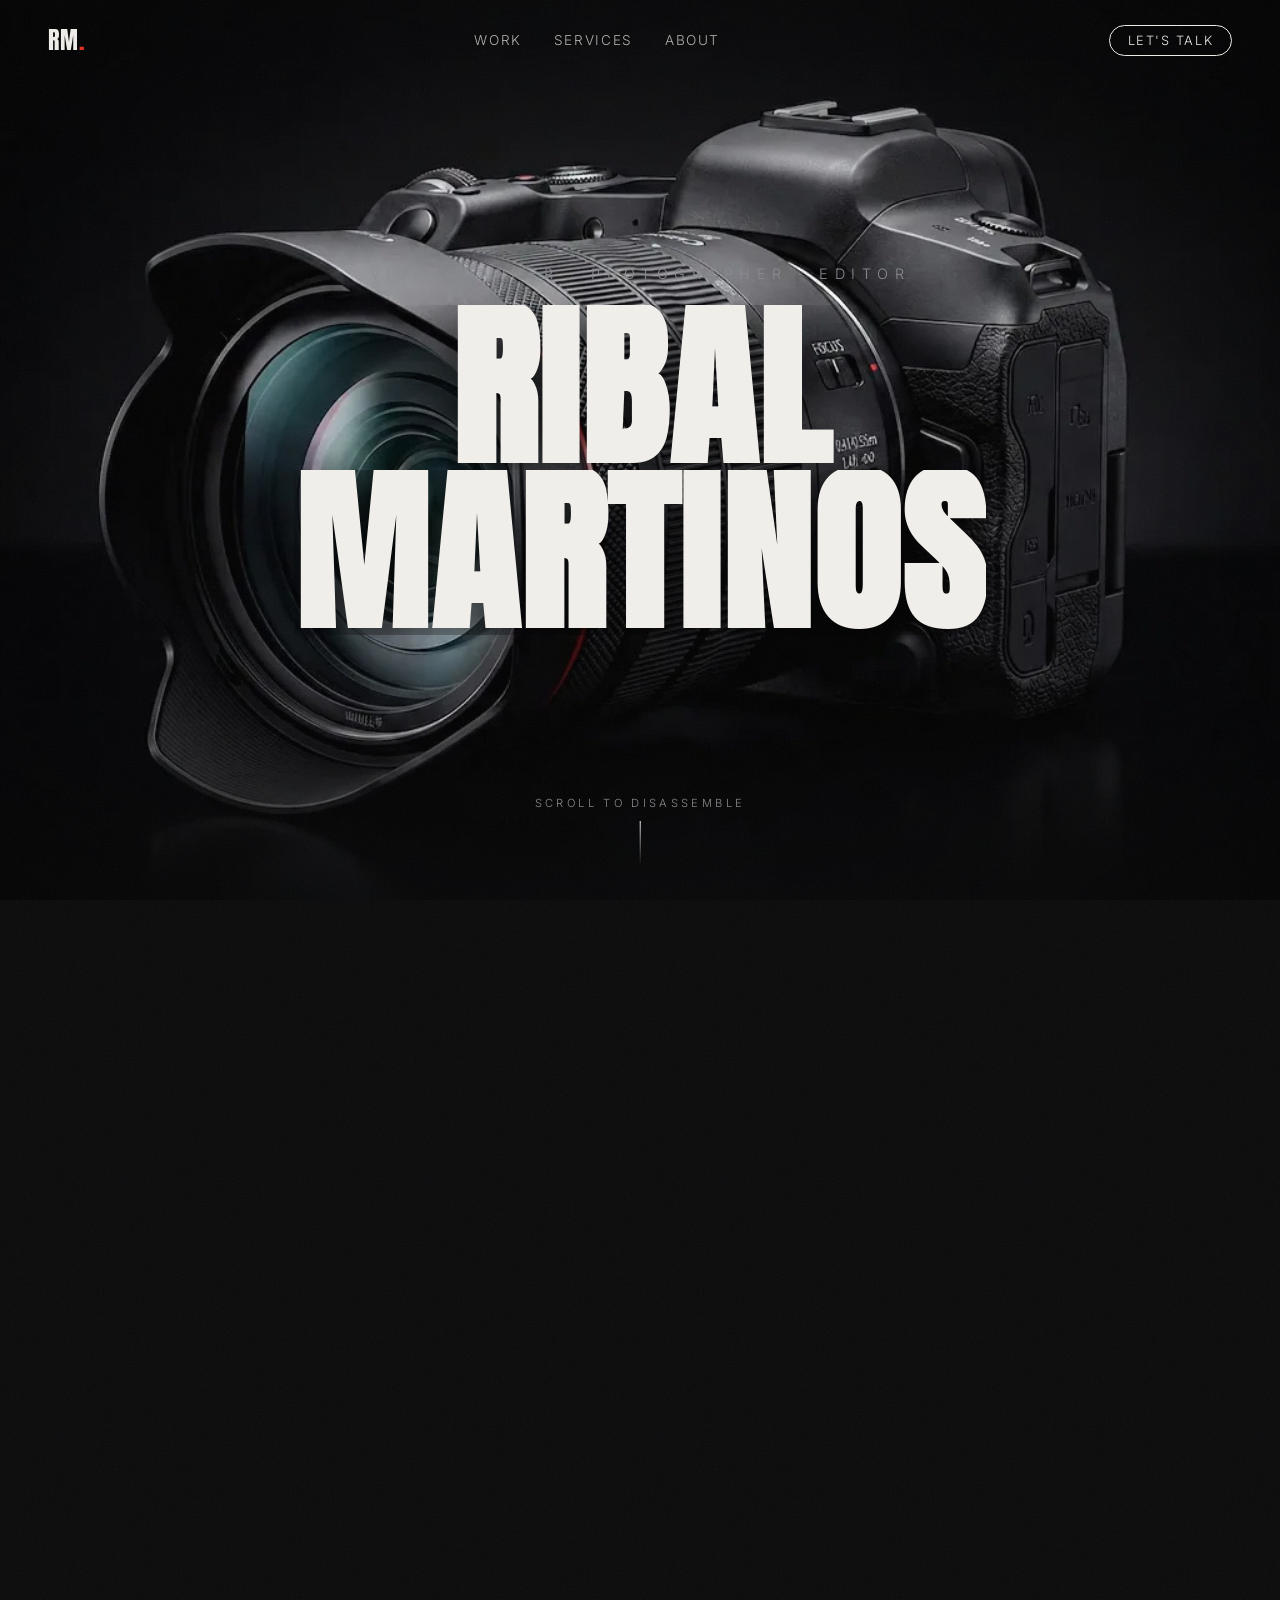
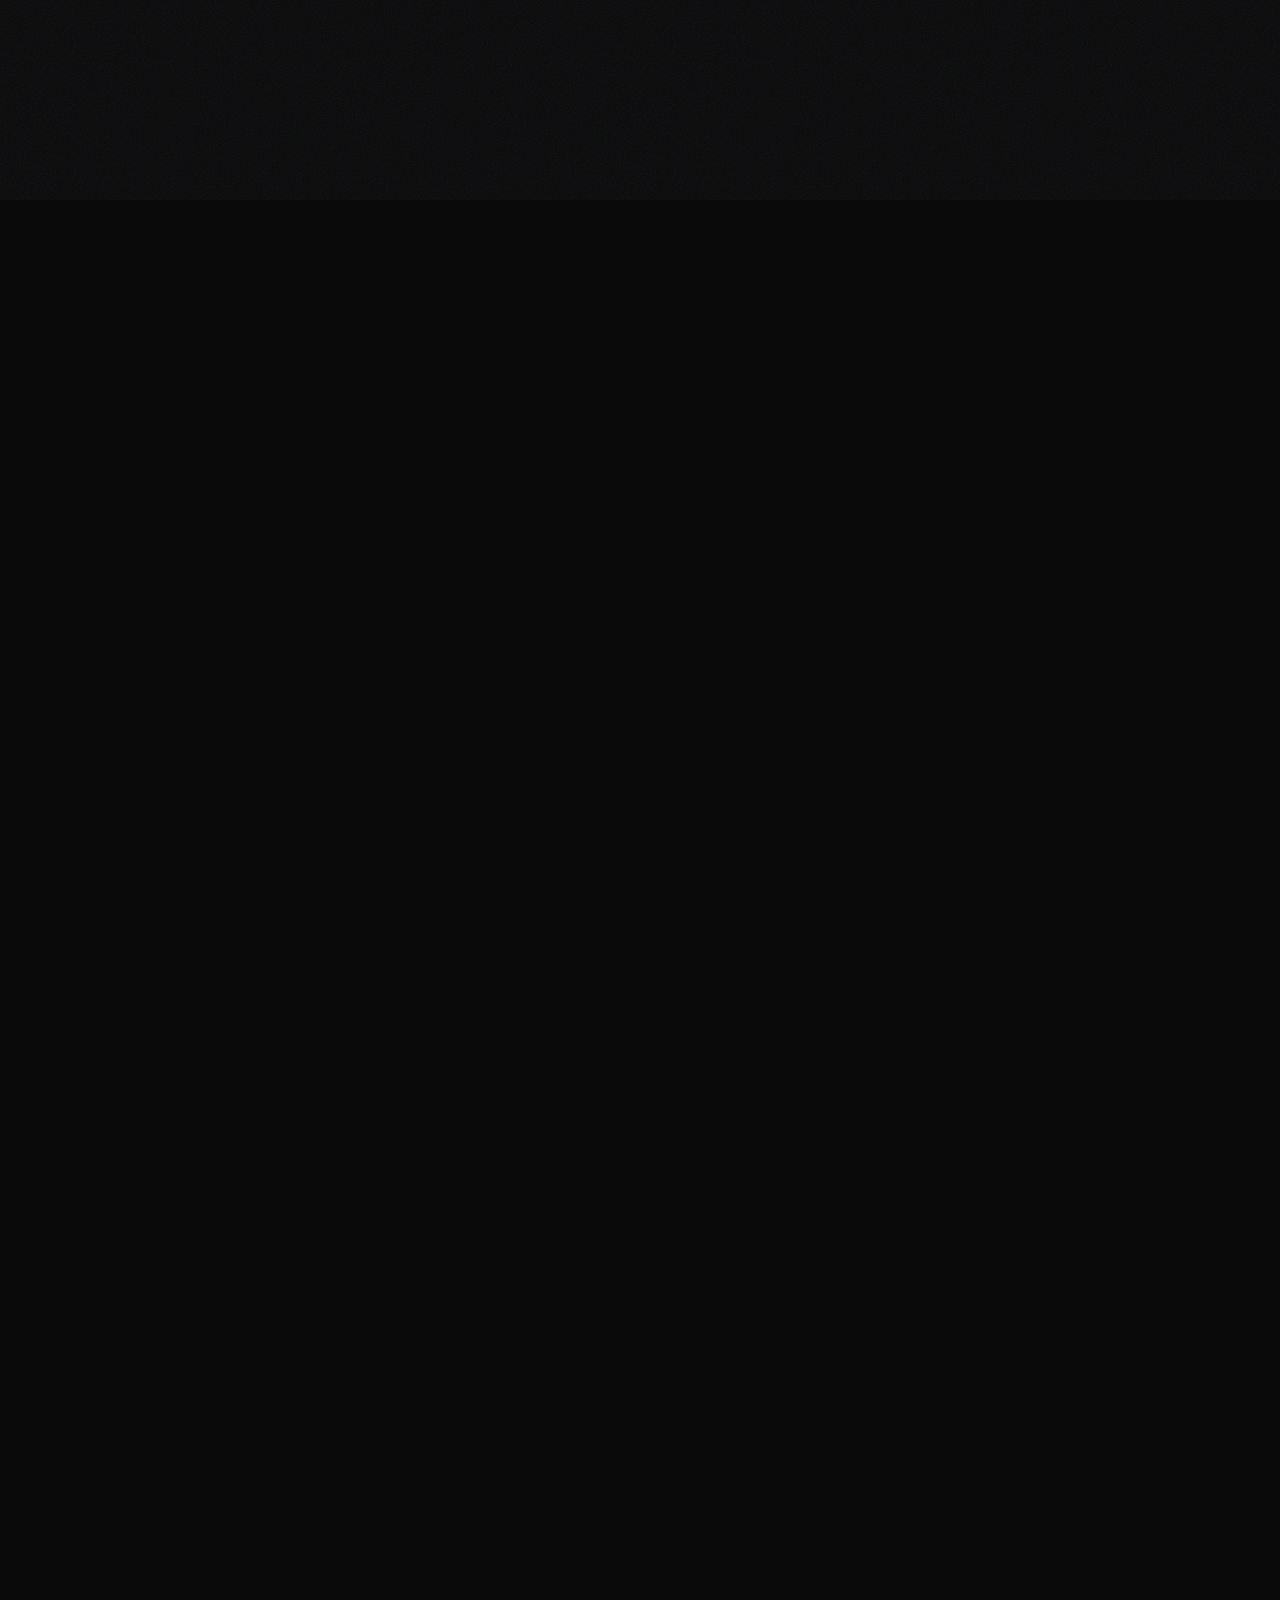
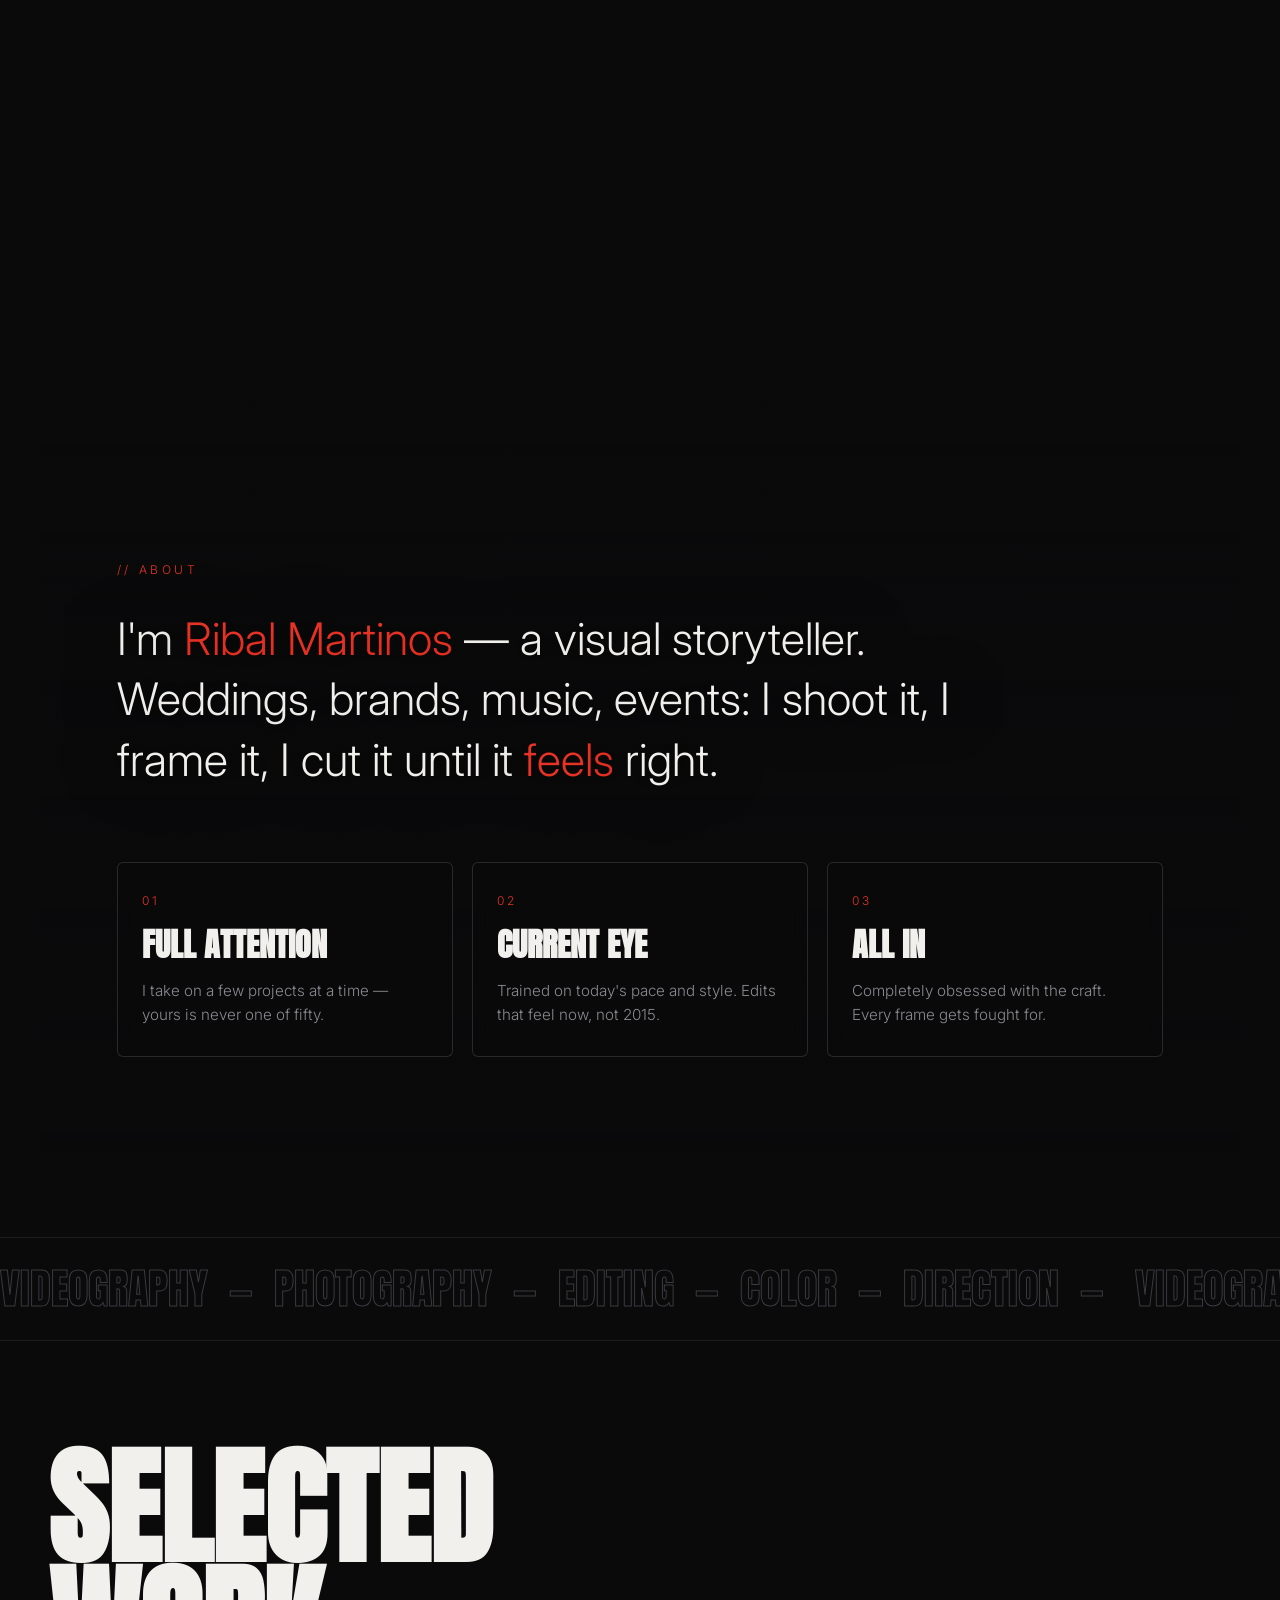
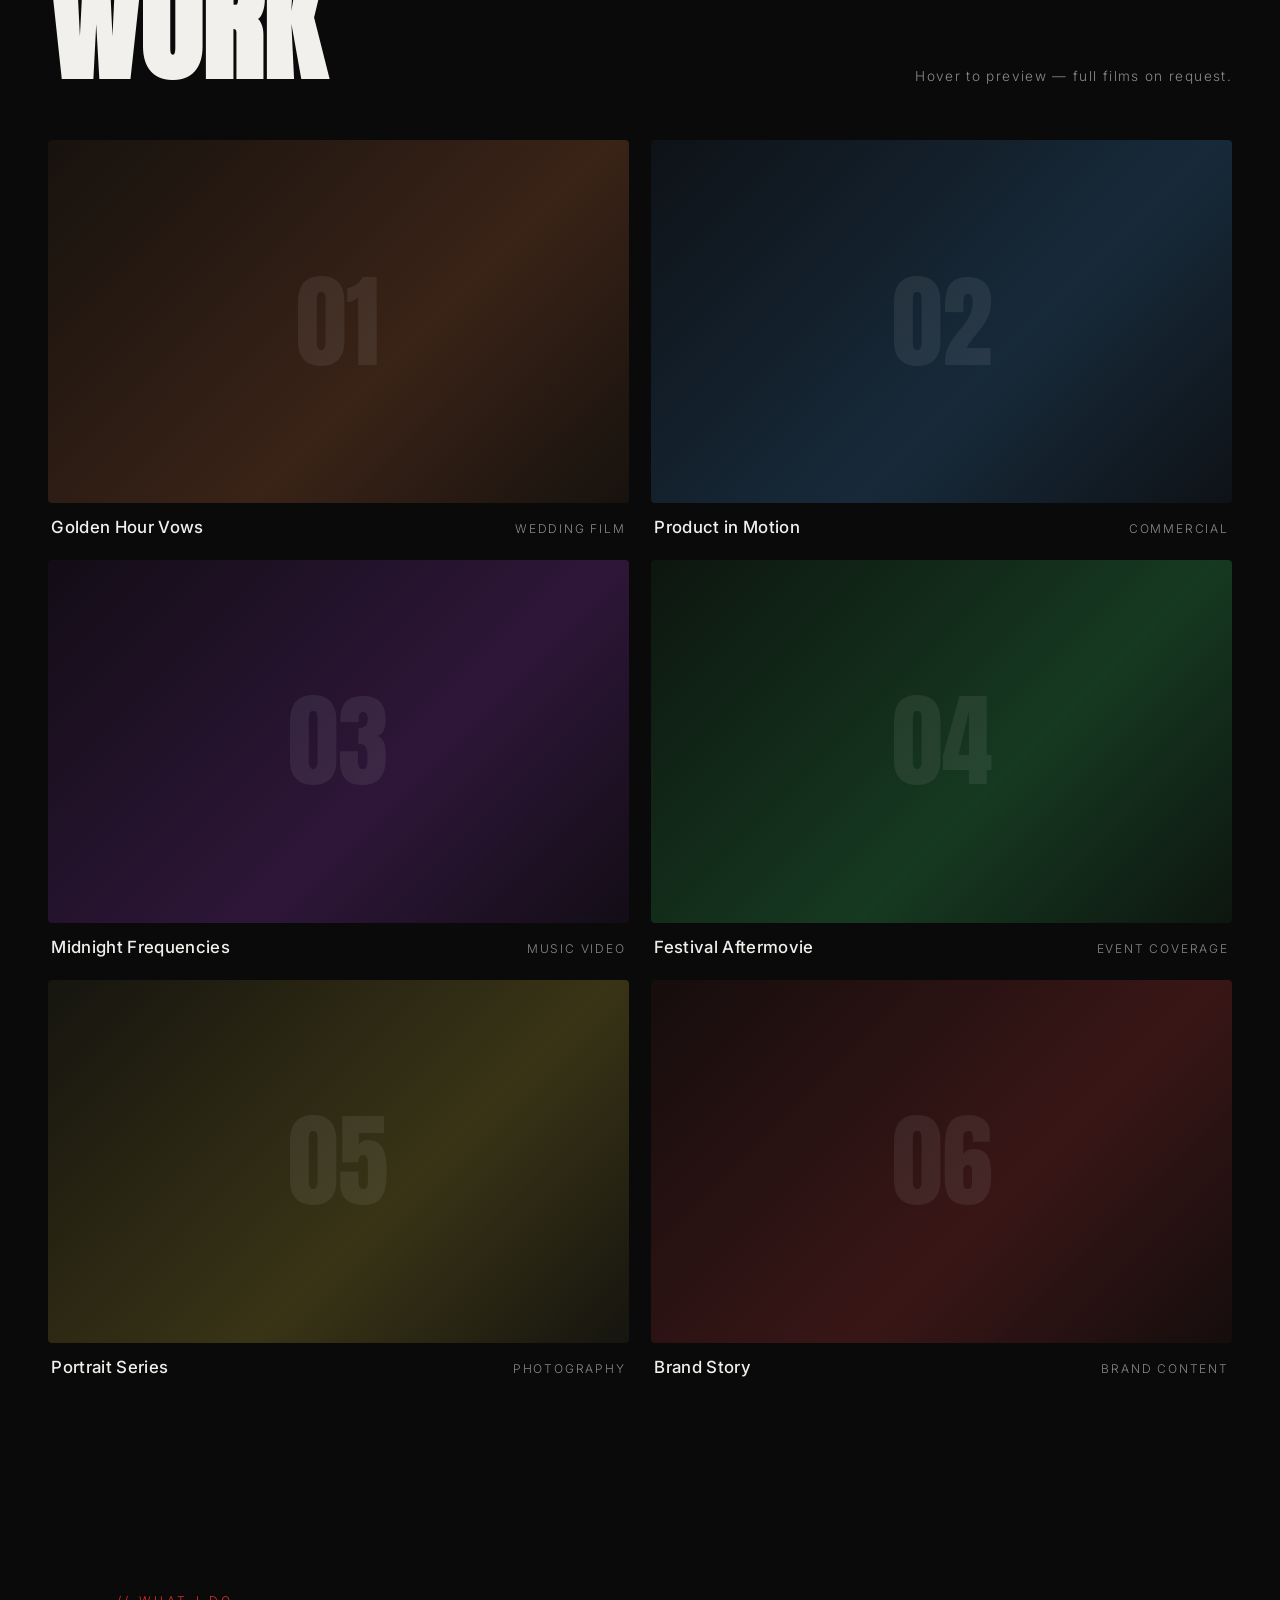
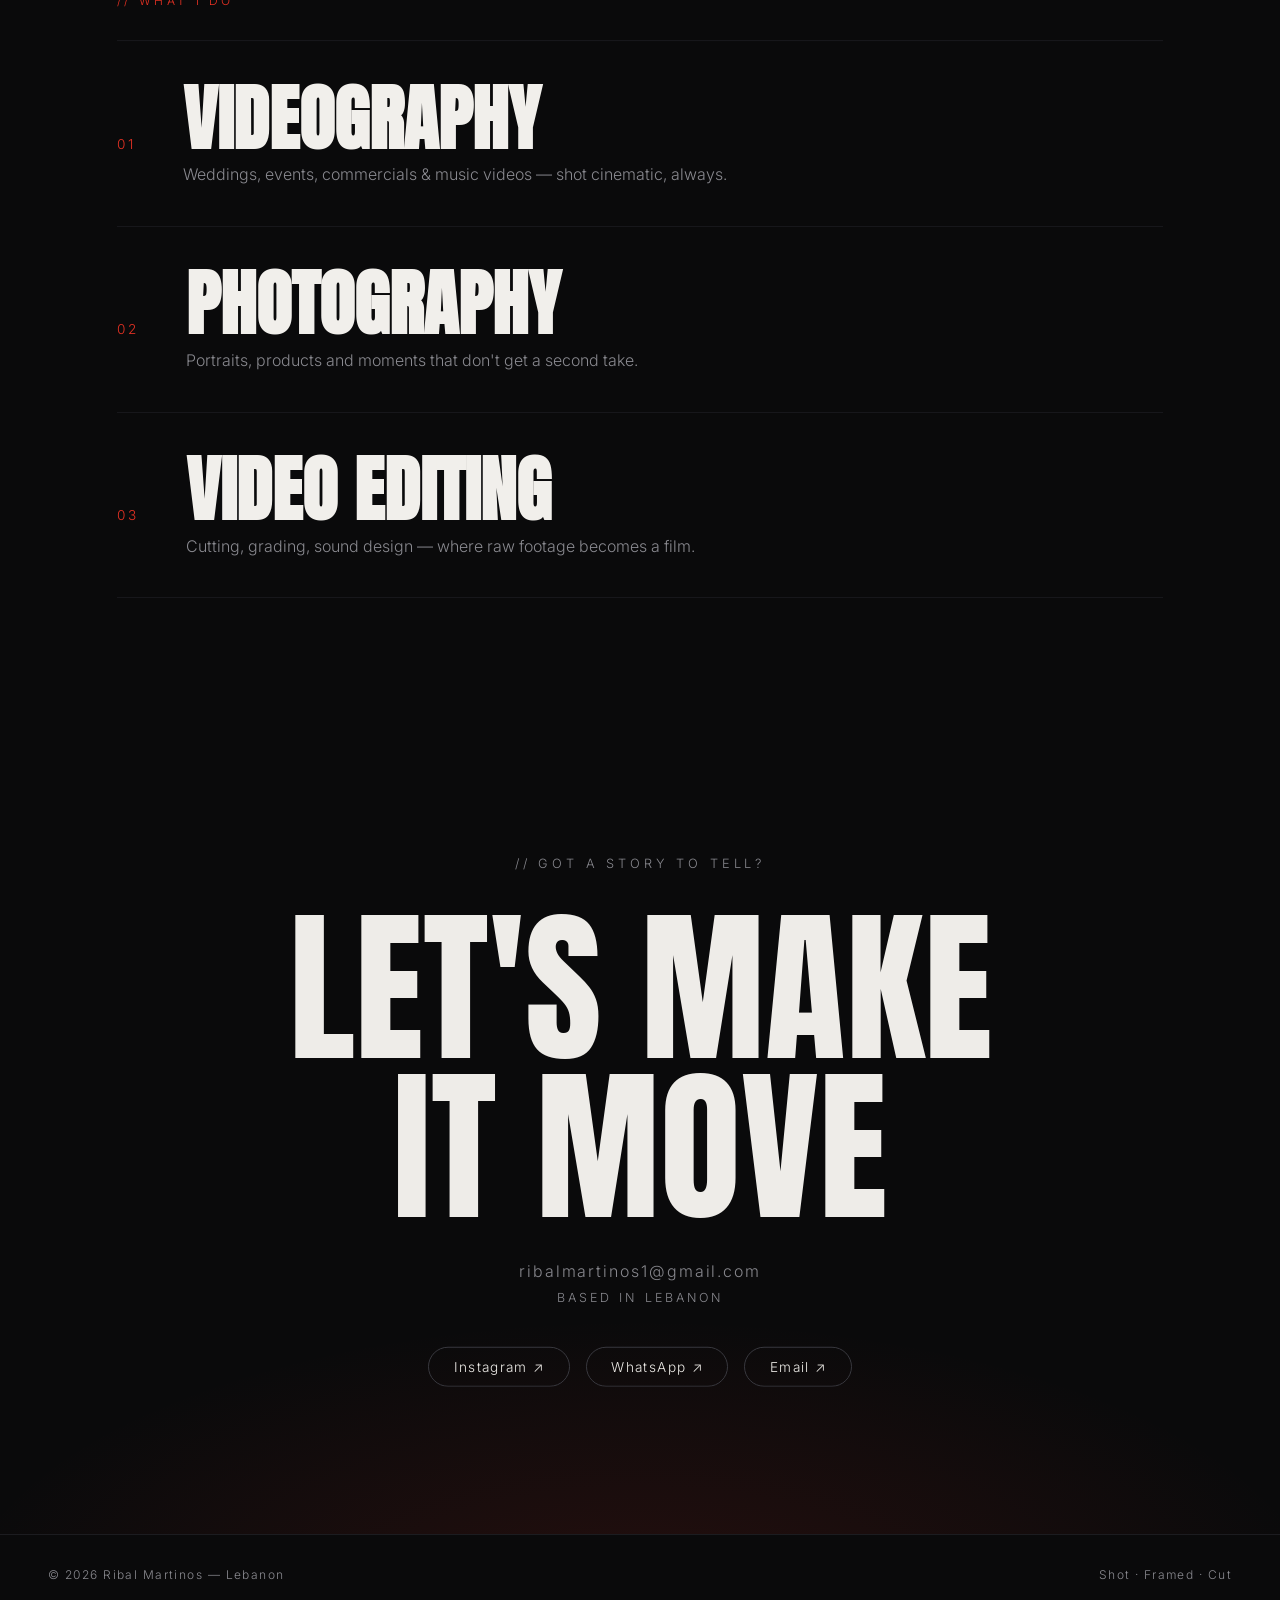
<file: index.html>
<!doctype html>
<html lang="en">
<head>
  <meta charset="utf-8" />
  <meta name="viewport" content="width=device-width, initial-scale=1" />
  <title>Ribal Martinos — Videographer · Photographer · Editor</title>
  <meta name="description" content="Ribal Martinos — cinematic videography, photography and video editing. Stories built frame by frame." />
  <meta property="og:title" content="Ribal Martinos — Visual Storyteller" />
  <meta property="og:description" content="Cinematic videography, photography and editing." />
  <link rel="preconnect" href="https://fonts.googleapis.com" />
  <link rel="preconnect" href="https://fonts.gstatic.com" crossorigin />
  <link href="https://fonts.googleapis.com/css2?family=Anton&family=Inter:wght@300;400;500;600&display=swap" rel="stylesheet" />
  <link rel="stylesheet" href="css/style.css" />
</head>
<body>

  <!-- ══════════ PRELOADER ══════════ -->
  <div class="preloader" id="preloader">
    <div class="preloader__inner">
      <span class="preloader__name">RIBAL&nbsp;MARTINOS</span>
      <span class="preloader__pct" id="preloaderPct">0%</span>
      <div class="preloader__bar"><div class="preloader__fill" id="preloaderFill"></div></div>
    </div>
  </div>

  <!-- ══════════ GRAIN + CURSOR ══════════ -->
  <div class="grain" aria-hidden="true"></div>
  <div class="cursor" id="cursor" aria-hidden="true"></div>

  <!-- ══════════ NAV ══════════ -->
  <header class="nav">
    <a class="nav__logo" href="#" id="menuBtn" aria-label="Open menu">RM<span class="nav__dot">.</span></a>
    <nav class="nav__links">
      <a href="#work">Work</a>
      <a href="#services">Services</a>
      <a href="#about">About</a>
    </nav>
    <a class="nav__cta magnetic" href="#contact">Let's talk</a>
  </header>

  <!-- ══════════ FULLSCREEN MENU (opens from RM.) ══════════ -->
  <div class="menu" id="menu" aria-hidden="true">
    <button class="menu__close" id="menuClose" aria-label="Close menu">✕</button>
    <nav class="menu__links">
      <a href="index.html#top"><span>01</span>Home</a>
      <a href="index.html#about"><span>02</span>About</a>
      <a href="index.html#work"><span>03</span>Selected Work</a>
      <a href="index.html#services"><span>04</span>Services</a>
      <a href="delivery.html"><span>05</span>Client Area</a>
      <a href="index.html#contact"><span>06</span>Contact</a>
    </nav>
    <div class="menu__foot">
      <a href="https://www.instagram.com/ribal_martinos" target="_blank" rel="noopener">Instagram</a>
      <a href="https://wa.me/96171316591" target="_blank" rel="noopener">WhatsApp</a>
      <a href="mailto:ribalmartinos1@gmail.com">Email</a>
    </div>
  </div>

  <!-- ══════════ STAGE — VIDEO RUNS BEHIND EVERYTHING UNTIL "SELECTED WORK" ══════════ -->
  <section class="stage" id="top">

    <!-- sticky film backdrop -->
    <div class="stage__bg" aria-hidden="true">
      <canvas id="seqCanvas" class="stage__canvas"></canvas>
      <div class="stage__vignette"></div>
    </div>

    <div class="stage__content">
    <div class="hero__pin" id="heroPin">
      <!-- act 1 : name -->
      <div class="hero__act hero__act--1" id="act1">
        <p class="hero__kicker">Videographer · Photographer · Editor</p>
        <h1 class="hero__title">
          <span class="hero__line"><span>RIBAL</span></span>
          <span class="hero__line"><span>MARTINOS</span></span>
        </h1>
        <p class="hero__scrollhint">Scroll to disassemble<span class="hero__scrollbar"></span></p>
      </div>
      <!-- after the name, the film plays clean — no words until About -->
    </div>

    <!-- ══════════ ABOUT — scrolls over the film ══════════ -->
    <section class="about" id="about">
      <p class="about__eyebrow reveal">// About</p>
      <p class="about__text reveal">
        I'm <em>Ribal Martinos</em> — a visual storyteller. Weddings, brands,
        music, events: I shoot it, I frame it, I cut it until it
        <em>feels</em> right.
      </p>
      <div class="principles">
        <div class="principle reveal">
          <span class="principle__idx">01</span>
          <h3 class="principle__name">Full attention</h3>
          <p class="principle__desc">I take on a few projects at a time — yours is never one of fifty.</p>
        </div>
        <div class="principle reveal">
          <span class="principle__idx">02</span>
          <h3 class="principle__name">Current eye</h3>
          <p class="principle__desc">Trained on today's pace and style. Edits that feel now, not 2015.</p>
        </div>
        <div class="principle reveal">
          <span class="principle__idx">03</span>
          <h3 class="principle__name">All in</h3>
          <p class="principle__desc">Completely obsessed with the craft. Every frame gets fought for.</p>
        </div>
      </div>
    </section>
    </div><!-- /stage__content -->
  </section><!-- /stage -->

  <!-- ══════════ MARQUEE ══════════ -->
  <div class="marquee" aria-hidden="true">
    <div class="marquee__track" id="marqueeTrack">
      <span>VIDEOGRAPHY&ensp;—&ensp;PHOTOGRAPHY&ensp;—&ensp;EDITING&ensp;—&ensp;COLOR&ensp;—&ensp;DIRECTION&ensp;—&ensp;</span>
      <span>VIDEOGRAPHY&ensp;—&ensp;PHOTOGRAPHY&ensp;—&ensp;EDITING&ensp;—&ensp;COLOR&ensp;—&ensp;DIRECTION&ensp;—&ensp;</span>
    </div>
  </div>

  <!-- ══════════ SELECTED WORK ══════════ -->
  <section class="work" id="work">
    <div class="work__head">
      <h2 class="work__title reveal">SELECTED<br/>WORK</h2>
      <p class="work__note reveal">Hover to preview — full films on request.</p>
    </div>

    <!--
      ▼▼ SWAP ZONE ▼▼
      To add your real work: replace each .card__media inner content with
      <video muted loop playsinline preload="metadata" src="assets/work/yourfile.mp4"></video>
      or <img src="assets/work/yourphoto.jpg" alt="...">
      Keep the .card structure. Add poster images for performance.
    -->
    <div class="work__grid">
      <a class="card reveal" href="#contact" data-cat="Wedding Film">
        <div class="card__media card__media--a"><span class="card__ph">01</span></div>
        <div class="card__meta"><h3>Golden Hour Vows</h3><span>Wedding Film</span></div>
      </a>
      <a class="card reveal" href="#contact" data-cat="Commercial">
        <div class="card__media card__media--b"><span class="card__ph">02</span></div>
        <div class="card__meta"><h3>Product in Motion</h3><span>Commercial</span></div>
      </a>
      <a class="card reveal" href="#contact" data-cat="Music Video">
        <div class="card__media card__media--c"><span class="card__ph">03</span></div>
        <div class="card__meta"><h3>Midnight Frequencies</h3><span>Music Video</span></div>
      </a>
      <a class="card reveal" href="#contact" data-cat="Event">
        <div class="card__media card__media--d"><span class="card__ph">04</span></div>
        <div class="card__meta"><h3>Festival Aftermovie</h3><span>Event Coverage</span></div>
      </a>
      <a class="card reveal" href="#contact" data-cat="Photography">
        <div class="card__media card__media--e"><span class="card__ph">05</span></div>
        <div class="card__meta"><h3>Portrait Series</h3><span>Photography</span></div>
      </a>
      <a class="card reveal" href="#contact" data-cat="Brand">
        <div class="card__media card__media--f"><span class="card__ph">06</span></div>
        <div class="card__meta"><h3>Brand Story</h3><span>Brand Content</span></div>
      </a>
    </div>
  </section>

  <!-- ══════════ SERVICES ══════════ -->
  <section class="services" id="services">
    <p class="about__eyebrow reveal">// What I do</p>
    <div class="service reveal">
      <span class="service__idx">01</span>
      <h3 class="service__name">VIDEOGRAPHY</h3>
      <p class="service__desc">Weddings, events, commercials & music videos — shot cinematic, always.</p>
    </div>
    <div class="service reveal">
      <span class="service__idx">02</span>
      <h3 class="service__name">PHOTOGRAPHY</h3>
      <p class="service__desc">Portraits, products and moments that don't get a second take.</p>
    </div>
    <div class="service reveal">
      <span class="service__idx">03</span>
      <h3 class="service__name">VIDEO EDITING</h3>
      <p class="service__desc">Cutting, grading, sound design — where raw footage becomes a film.</p>
    </div>
  </section>

  <!-- ══════════ CONTACT CTA ══════════ -->
  <section class="contact" id="contact">
    <p class="contact__eyebrow reveal">// Got a story to tell?</p>
    <a class="contact__mail reveal magnetic" href="mailto:ribalmartinos1@gmail.com">
      <span class="contact__mailtext">LET'S&nbsp;MAKE<br/>IT&nbsp;MOVE</span>
    </a>
    <p class="contact__email reveal">ribalmartinos1@gmail.com</p>
    <p class="contact__location reveal">Based in Lebanon</p>
    <div class="contact__row reveal">
      <a class="pill magnetic" href="https://www.instagram.com/ribal_martinos" target="_blank" rel="noopener">Instagram ↗</a>
      <a class="pill magnetic" href="https://wa.me/96171316591" target="_blank" rel="noopener">WhatsApp ↗</a>
      <a class="pill magnetic" href="mailto:ribalmartinos1@gmail.com">Email ↗</a>
    </div>
  </section>

  <footer class="footer">
    <span>© <span id="year"></span> Ribal Martinos — Lebanon</span>
    <span>Shot · Framed · Cut</span>
  </footer>

  <!-- animation library self-hosted so ad-blockers/CDN outages can't break the site -->
  <script src="js/gsap.min.js"></script>
  <script src="js/ScrollTrigger.min.js"></script>
  <script src="js/menu.js"></script>
  <script src="js/main.js"></script>
</body>
</html>
</file>
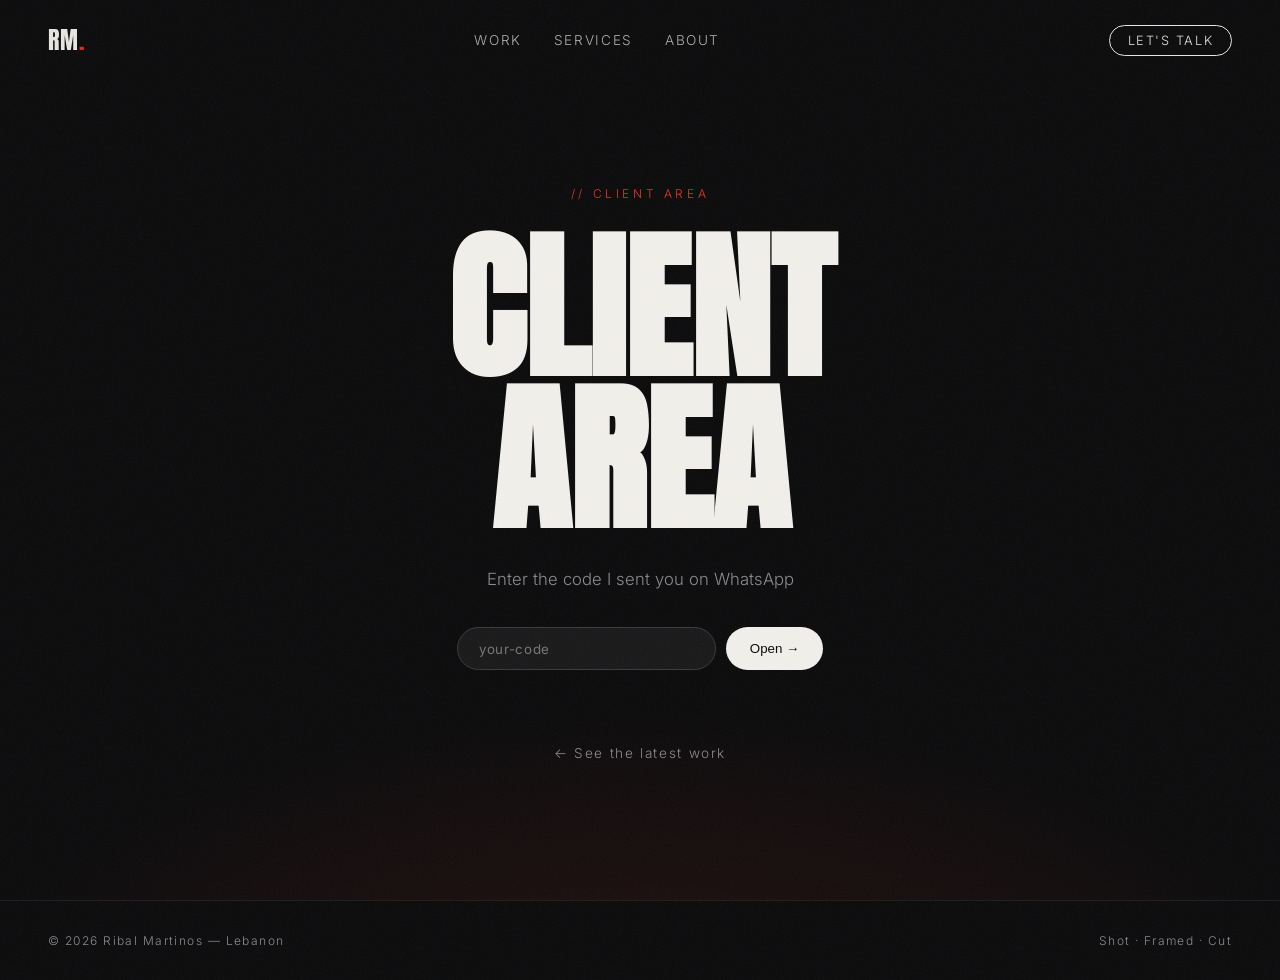
<file: delivery.html>
<!doctype html>
<html lang="en">
<head>
  <meta charset="utf-8" />
  <meta name="viewport" content="width=device-width, initial-scale=1" />
  <meta name="robots" content="noindex" />
  <title>Client Area — Ribal Martinos</title>
  <link rel="preconnect" href="https://fonts.googleapis.com" />
  <link rel="preconnect" href="https://fonts.gstatic.com" crossorigin />
  <link href="https://fonts.googleapis.com/css2?family=Anton&family=Inter:wght@300;400;500;600&display=swap" rel="stylesheet" />
  <link rel="stylesheet" href="css/style.css" />
</head>
<body class="plain-cursor">

  <div class="grain" aria-hidden="true"></div>

  <!-- ══════════ NAV ══════════ -->
  <header class="nav">
    <a class="nav__logo" href="#" id="menuBtn" aria-label="Open menu">RM<span class="nav__dot">.</span></a>
    <nav class="nav__links">
      <a href="index.html#work">Work</a>
      <a href="index.html#services">Services</a>
      <a href="index.html#about">About</a>
    </nav>
    <a class="nav__cta" href="index.html#contact">Let's talk</a>
  </header>

  <!-- ══════════ FULLSCREEN MENU ══════════ -->
  <div class="menu" id="menu" aria-hidden="true">
    <button class="menu__close" id="menuClose" aria-label="Close menu">✕</button>
    <nav class="menu__links">
      <a href="index.html#top"><span>01</span>Home</a>
      <a href="index.html#about"><span>02</span>About</a>
      <a href="index.html#work"><span>03</span>Selected Work</a>
      <a href="index.html#services"><span>04</span>Services</a>
      <a href="delivery.html"><span>05</span>Client Area</a>
      <a href="index.html#contact"><span>06</span>Contact</a>
    </nav>
    <div class="menu__foot">
      <a href="https://www.instagram.com/ribal_martinos" target="_blank" rel="noopener">Instagram</a>
      <a href="https://wa.me/96171316591" target="_blank" rel="noopener">WhatsApp</a>
      <a href="mailto:ribalmartinos1@gmail.com">Email</a>
    </div>
  </div>

  <!-- ══════════ CLIENT DELIVERY ══════════ -->
  <main class="delivery">

    <!-- shown when the link has a valid code -->
    <section class="delivery__panel" id="deliveryReady" hidden>
      <p class="delivery__eyebrow">// Your delivery</p>
      <h1 class="delivery__title">IT'S<br/>READY</h1>
      <p class="delivery__for">Prepared for <em id="clientName"></em><span id="clientProject"></span></p>
      <a class="delivery__btn" id="albumBtn" href="#" target="_blank" rel="noopener">Open your album ↗</a>
      <p class="delivery__hint">Save your favorites to your device — and if anything's missing,
        <a href="https://wa.me/96171316591" target="_blank" rel="noopener">message me</a>.</p>
    </section>

    <!-- shown when there's no code / wrong code -->
    <section class="delivery__panel" id="deliveryAsk" hidden>
      <p class="delivery__eyebrow">// Client Area</p>
      <h1 class="delivery__title">CLIENT<br/>AREA</h1>
      <p class="delivery__for">Enter the code I sent you on WhatsApp</p>
      <form class="delivery__form" id="codeForm">
        <input id="codeInput" type="text" placeholder="your-code" autocomplete="off" spellcheck="false" />
        <button type="submit">Open →</button>
      </form>
      <p class="delivery__error" id="codeError" hidden>That code wasn't found — double-check it, or
        <a href="https://wa.me/96171316591" target="_blank" rel="noopener">message me</a>.</p>
    </section>

    <p class="delivery__back"><a href="index.html#work">← See the latest work</a></p>
  </main>

  <footer class="footer">
    <span>© <span id="year"></span> Ribal Martinos — Lebanon</span>
    <span>Shot · Framed · Cut</span>
  </footer>

  <script src="js/clients.js"></script>
  <script src="js/delivery.js"></script>
  <script src="js/menu.js"></script>
</body>
</html>
</file>
<file: css/style.css>
/* ═══════════════════════════════════════════════
   RIBAL MARTINOS — cinematic portfolio
   dark / huge type / scroll-driven
   ═══════════════════════════════════════════════ */

:root {
  --bg: #0a0a0b;
  --bg-2: #101013;
  --ink: #f2f0ec;
  --muted: #8a8a90;
  --accent: #e63325;           /* canon-red accent, matches the lens ring */
  --font-display: 'Anton', sans-serif;
  --font-body: 'Inter', sans-serif;
}

* { margin: 0; padding: 0; box-sizing: border-box; }
html { scroll-behavior: smooth; }
html, body { background: var(--bg); color: var(--ink); }
body {
  font-family: var(--font-body);
  font-weight: 300;
  overflow-x: hidden;
  cursor: none;
}
@media (hover: none) { body { cursor: auto; } }

::selection { background: var(--accent); color: #fff; }
a { color: inherit; text-decoration: none; }

/* ── grain ─────────────────────────────── */
.grain {
  position: fixed; inset: -100%;
  pointer-events: none; z-index: 200;
  opacity: .06;
  background-image: url("data:image/svg+xml,%3Csvg xmlns='http://www.w3.org/2000/svg' width='300' height='300'%3E%3Cfilter id='n'%3E%3CfeTurbulence type='fractalNoise' baseFrequency='0.9' numOctaves='2'/%3E%3C/filter%3E%3Crect width='300' height='300' filter='url(%23n)'/%3E%3C/svg%3E");
  animation: grain 8s steps(10) infinite;
}
@keyframes grain {
  0%,100% { transform: translate(0,0); }
  20% { transform: translate(-3%,2%); }
  40% { transform: translate(2%,-3%); }
  60% { transform: translate(-2%,-2%); }
  80% { transform: translate(3%,3%); }
}

/* ── cursor ────────────────────────────── */
.cursor {
  position: fixed; top: 0; left: 0;
  width: 14px; height: 14px;
  border-radius: 50%;
  background: var(--ink);
  mix-blend-mode: difference;
  pointer-events: none; z-index: 300;
  transform: translate(-50%,-50%);
  transition: width .25s, height .25s;
}
.cursor.is-hover { width: 56px; height: 56px; }
@media (hover: none) { .cursor { display: none; } }

/* ── preloader ─────────────────────────── */
.preloader {
  position: fixed; inset: 0; z-index: 400;
  background: var(--bg);
  display: flex; align-items: center; justify-content: center;
  transition: opacity .7s ease, visibility .7s;
}
.preloader.is-done { opacity: 0; visibility: hidden; }
.preloader__inner { text-align: center; }
.preloader__name {
  font-family: var(--font-display);
  font-size: clamp(1.4rem, 4vw, 2.6rem);
  letter-spacing: .35em;
  display: block; margin-bottom: 1.2rem;
}
.preloader__pct { font-size: .8rem; color: var(--muted); letter-spacing: .2em; }
.preloader__bar {
  width: min(320px, 60vw); height: 1px;
  background: #2a2a2e; margin: 1rem auto 0;
}
.preloader__fill { width: 0%; height: 100%; background: var(--accent); transition: width .2s; }

/* ── nav ───────────────────────────────── */
.nav {
  position: fixed; top: 0; left: 0; right: 0; z-index: 100;
  display: flex; align-items: center; justify-content: space-between;
  padding: 1.4rem clamp(1.2rem, 4vw, 3rem);
  mix-blend-mode: difference;
}
.nav__logo { font-family: var(--font-display); font-size: 1.5rem; letter-spacing: .05em; }
.nav__dot { color: var(--accent); }
.nav__links { display: flex; gap: 2rem; font-size: .85rem; letter-spacing: .12em; text-transform: uppercase; }
.nav__links a { opacity: .75; transition: opacity .25s; }
.nav__links a:hover { opacity: 1; }
.nav__cta {
  font-size: .8rem; letter-spacing: .12em; text-transform: uppercase;
  border: 1px solid var(--ink); border-radius: 99px;
  padding: .55em 1.4em;
  transition: background .3s, color .3s;
}
.nav__cta:hover { background: var(--ink); color: var(--bg); }
@media (max-width: 640px) { .nav__links { display: none; } }

/* ── stage: sticky film behind hero + about ── */
.stage { position: relative; }
.stage__bg {
  position: sticky; top: 0;
  height: 100vh; height: 100svh;
  overflow: hidden;
  z-index: 0;
}
.stage__canvas {
  position: absolute; inset: 0;
  width: 100%; height: 100%;
  display: block;
}
.stage__vignette {
  position: absolute; inset: 0;
  background:
    radial-gradient(ellipse at center, transparent 45%, rgba(0,0,0,.55) 100%),
    linear-gradient(to bottom, rgba(10,10,11,.35), transparent 22%, transparent 80%, rgba(10,10,11,.7));
  pointer-events: none;
}
.stage__content {
  position: relative; z-index: 1;
  margin-top: -100vh; margin-top: -100svh;   /* pull content up over the sticky film */
}
.hero__pin {
  position: relative;
  height: 100vh; height: 100svh;
  overflow: hidden;
}

.hero__act {
  position: absolute; inset: 0;
  display: flex; flex-direction: column;
  align-items: center; justify-content: center;
  text-align: center;
  pointer-events: none;
  padding: 0 1rem;
}
.hero__kicker {
  font-size: clamp(.7rem, 1.4vw, .9rem);
  letter-spacing: .45em; text-transform: uppercase;
  color: var(--muted); margin-bottom: 1.4rem;
}
.hero__title {
  font-family: var(--font-display);
  font-size: clamp(3.4rem, 14vw, 12rem);
  line-height: .92;
  letter-spacing: .01em;
  text-shadow: 0 10px 60px rgba(0,0,0,.7);
}
.hero__line { display: block; overflow: hidden; }
.hero__line > span { display: inline-block; transform: translateY(110%); }

.hero__scrollhint {
  position: absolute; bottom: 2.2rem; left: 50%;
  transform: translateX(-50%);
  font-size: .7rem; letter-spacing: .3em; text-transform: uppercase;
  color: var(--muted);
  display: flex; flex-direction: column; align-items: center; gap: .7rem;
}
.hero__scrollbar {
  width: 1px; height: 44px;
  background: linear-gradient(var(--ink), transparent);
  animation: drop 1.6s ease-in-out infinite;
}
@keyframes drop {
  0% { transform: scaleY(0); transform-origin: top; }
  50% { transform: scaleY(1); transform-origin: top; }
  51% { transform-origin: bottom; }
  100% { transform: scaleY(0); transform-origin: bottom; }
}

/* ── marquee ───────────────────────────── */
.marquee {
  overflow: hidden; white-space: nowrap;
  border-top: 1px solid #1c1c20; border-bottom: 1px solid #1c1c20;
  padding: 1.2rem 0;
  background: var(--bg);
}
.marquee__track {
  display: inline-block;
  font-family: var(--font-display);
  font-size: clamp(1.4rem, 3.5vw, 2.6rem);
  color: transparent;
  -webkit-text-stroke: 1px #3a3a40;
  animation: marquee 28s linear infinite;
}
@keyframes marquee { to { transform: translateX(-50%); } }

/* ── shared reveal ─────────────────────── */
.reveal { opacity: 0; transform: translateY(48px); }

/* ── about — floats over the film ──────── */
.about {
  padding: clamp(7rem, 18vh, 12rem) clamp(1.2rem, 6vw, 6rem) clamp(8rem, 20vh, 13rem);
  max-width: 1200px; margin: 0 auto;
  /* readable over the exploded camera, fades dark toward the marquee */
  background: linear-gradient(to bottom,
    transparent,
    rgba(10,10,11,.42) 22%,
    rgba(10,10,11,.66) 55%,
    var(--bg) 100%);
}
.about__eyebrow {
  color: var(--accent);
  letter-spacing: .3em; text-transform: uppercase;
  font-size: .75rem; margin-bottom: 2rem;
}
.about__text {
  font-size: clamp(1.5rem, 3.6vw, 2.8rem);
  line-height: 1.35; font-weight: 300;
  max-width: 20em;
  text-shadow: 0 2px 24px rgba(0,0,0,.85), 0 0 60px rgba(0,0,0,.6);
}
.about__text em { font-style: normal; color: var(--accent); }

/* three honest principles instead of inflated stats */
.principles {
  display: grid;
  grid-template-columns: repeat(auto-fit, minmax(min(260px, 100%), 1fr));
  gap: 1.2rem;
  margin-top: 4.5rem;
}
.principle {
  padding: 1.6rem 1.5rem 1.8rem;
  border: 1px solid rgba(242,240,236,.14);
  border-radius: 6px;
  background: rgba(10,10,11,.55);
  backdrop-filter: blur(10px);
  -webkit-backdrop-filter: blur(10px);
  transition: border-color .35s, transform .35s cubic-bezier(.2,.8,.2,1);
}
.principle:hover { border-color: rgba(230,51,37,.6); transform: translateY(-4px); }
.principle__idx { color: var(--accent); font-size: .75rem; letter-spacing: .25em; }
.principle__name {
  font-family: var(--font-display);
  font-size: clamp(1.4rem, 2.6vw, 2rem);
  text-transform: uppercase;
  margin: .7rem 0 .6rem;
}
.principle__desc { color: var(--muted); font-size: .95rem; line-height: 1.6; }

/* ── work ──────────────────────────────── */
.work { padding: clamp(5rem, 12vh, 9rem) clamp(1.2rem, 4vw, 3rem); }
.work__head {
  display: flex; align-items: flex-end; justify-content: space-between;
  gap: 2rem; margin-bottom: 3.5rem; flex-wrap: wrap;
}
.work__title {
  font-family: var(--font-display);
  font-size: clamp(3rem, 10vw, 8.5rem);
  line-height: .92;
}
.work__note { color: var(--muted); font-size: .85rem; letter-spacing: .1em; }

.work__grid {
  display: grid;
  grid-template-columns: repeat(auto-fill, minmax(min(420px, 100%), 1fr));
  gap: 1.4rem;
}
.card { display: block; }
.card__media {
  position: relative; aspect-ratio: 16/10;
  overflow: hidden; border-radius: 4px;
  display: flex; align-items: center; justify-content: center;
  transition: transform .5s cubic-bezier(.2,.8,.2,1);
}
.card:hover .card__media { transform: scale(.975); }
.card__media img, .card__media video {
  position: absolute; inset: 0;
  width: 100%; height: 100%; object-fit: cover;
  transition: transform .8s cubic-bezier(.2,.8,.2,1);
}
.card:hover .card__media img, .card:hover .card__media video { transform: scale(1.07); }
.card__ph {
  font-family: var(--font-display);
  font-size: clamp(4rem, 8vw, 7rem);
  color: rgba(242,240,236,.08);
  transition: color .4s, letter-spacing .4s;
}
.card:hover .card__ph { color: rgba(230,51,37,.35); letter-spacing: .1em; }

/* placeholder gradients — replaced when real work lands */
.card__media--a { background: linear-gradient(135deg,#17120e,#3a2317 60%,#17120e); }
.card__media--b { background: linear-gradient(135deg,#0e1217,#172a3a 60%,#0e1217); }
.card__media--c { background: linear-gradient(135deg,#140e17,#2f173a 60%,#140e17); }
.card__media--d { background: linear-gradient(135deg,#0e1710,#173a22 60%,#0e1710); }
.card__media--e { background: linear-gradient(135deg,#171610,#3a3517 60%,#171610); }
.card__media--f { background: linear-gradient(135deg,#170e0e,#3a1717 60%,#170e0e); }

.card__meta {
  display: flex; align-items: baseline; justify-content: space-between;
  padding: .9rem .2rem 0;
}
.card__meta h3 { font-weight: 500; font-size: 1.05rem; letter-spacing: .02em; }
.card__meta span { color: var(--muted); font-size: .75rem; letter-spacing: .15em; text-transform: uppercase; }

/* ── services ──────────────────────────── */
.services { padding: clamp(5rem, 12vh, 9rem) clamp(1.2rem, 6vw, 6rem); max-width: 1200px; margin: 0 auto; }
.service {
  display: grid;
  grid-template-columns: auto 1fr;
  grid-template-rows: auto auto;
  column-gap: clamp(1.5rem, 4vw, 3rem);
  align-items: baseline;
  padding: 2.6rem 0;
  border-bottom: 1px solid #1c1c20;
  transition: padding-left .4s cubic-bezier(.2,.8,.2,1);
}
.service:first-of-type { border-top: 1px solid #1c1c20; }
.service:hover { padding-left: 1.2rem; }
.service__idx { color: var(--accent); font-size: .85rem; letter-spacing: .2em; grid-row: 1 / 3; }
.service__name {
  font-family: var(--font-display);
  font-size: clamp(2rem, 6vw, 4.5rem);
  line-height: 1;
  transition: color .3s;
}
.service:hover .service__name { color: var(--accent); }
.service__desc { color: var(--muted); max-width: 34em; margin-top: .6rem; grid-column: 2; }

/* ── contact ───────────────────────────── */
.contact {
  min-height: 92vh;
  display: flex; flex-direction: column;
  align-items: center; justify-content: center;
  text-align: center;
  padding: 6rem 1.2rem;
  background: radial-gradient(ellipse 90% 60% at 50% 110%, rgba(230,51,37,.13), transparent 60%);
}
.contact__eyebrow { color: var(--muted); letter-spacing: .3em; text-transform: uppercase; font-size: .8rem; margin-bottom: 2.4rem; }
.contact__mail { display: inline-block; }
.contact__mailtext {
  font-family: var(--font-display);
  font-size: clamp(3.4rem, 13vw, 11rem);
  line-height: .95;
  display: inline-block;
  transition: color .35s, -webkit-text-stroke .35s;
}
.contact__mail:hover .contact__mailtext {
  color: transparent;
  -webkit-text-stroke: 2px var(--ink);
}
.contact__email { margin-top: 2.2rem; color: var(--muted); letter-spacing: .12em; }
.contact__location {
  margin-top: .6rem; color: var(--muted);
  font-size: .78rem; letter-spacing: .25em; text-transform: uppercase;
}
.contact__row { display: flex; gap: 1rem; margin-top: 2.6rem; flex-wrap: wrap; justify-content: center; }
.pill {
  border: 1px solid #3a3a40; border-radius: 99px;
  padding: .8em 1.8em;
  font-size: .85rem; letter-spacing: .1em;
  transition: background .3s, color .3s, border-color .3s;
}
.pill:hover { background: var(--ink); color: var(--bg); border-color: var(--ink); }

/* ── footer ────────────────────────────── */
.footer {
  display: flex; justify-content: space-between;
  padding: 2rem clamp(1.2rem, 4vw, 3rem);
  color: var(--muted); font-size: .75rem; letter-spacing: .12em;
  border-top: 1px solid #1c1c20;
}

/* ── fullscreen menu (RM. dashboard) ───── */
.menu {
  position: fixed; inset: 0; z-index: 250;
  background: rgba(10,10,11,.97);
  backdrop-filter: blur(14px);
  -webkit-backdrop-filter: blur(14px);
  display: flex; flex-direction: column;
  align-items: center; justify-content: center;
  gap: 3rem;
  opacity: 0; visibility: hidden;
  transition: opacity .45s ease, visibility .45s;
}
.menu.is-open { opacity: 1; visibility: visible; }
.menu__close {
  position: absolute; top: 1.4rem; right: clamp(1.2rem, 4vw, 3rem);
  background: none; border: 1px solid #3a3a40; border-radius: 50%;
  width: 46px; height: 46px;
  color: var(--ink); font-size: 1rem; cursor: pointer;
  transition: background .3s, color .3s;
}
.menu__close:hover { background: var(--ink); color: var(--bg); }
.menu__links { display: flex; flex-direction: column; align-items: center; gap: .4rem; }
.menu__links a {
  font-family: var(--font-display);
  font-size: clamp(2rem, 6.5vw, 4.2rem);
  line-height: 1.15;
  text-transform: uppercase;
  display: flex; align-items: baseline; gap: 1rem;
  opacity: 0; transform: translateY(26px);
  transition: opacity .5s ease, transform .5s cubic-bezier(.2,.8,.2,1), color .25s;
}
.menu.is-open .menu__links a { opacity: 1; transform: translateY(0); }
.menu.is-open .menu__links a:nth-child(1) { transition-delay: .08s; }
.menu.is-open .menu__links a:nth-child(2) { transition-delay: .14s; }
.menu.is-open .menu__links a:nth-child(3) { transition-delay: .20s; }
.menu.is-open .menu__links a:nth-child(4) { transition-delay: .26s; }
.menu.is-open .menu__links a:nth-child(5) { transition-delay: .32s; }
.menu.is-open .menu__links a:nth-child(6) { transition-delay: .38s; }
.menu__links a:hover { color: var(--accent); }
.menu__links a span {
  font-family: var(--font-body); font-size: .7rem;
  color: var(--accent); letter-spacing: .2em;
}
.menu__foot { display: flex; gap: 2rem; color: var(--muted); font-size: .8rem; letter-spacing: .15em; text-transform: uppercase; }
.menu__foot a:hover { color: var(--ink); }

/* ── delivery / client area ────────────── */
.plain-cursor { cursor: auto; }
.delivery {
  min-height: 100vh; min-height: 100svh;
  display: flex; flex-direction: column;
  align-items: center; justify-content: center;
  text-align: center;
  padding: 7rem 1.2rem 4rem;
  background: radial-gradient(ellipse 90% 60% at 50% 115%, rgba(230,51,37,.12), transparent 60%);
}
.delivery__eyebrow { color: var(--accent); letter-spacing: .3em; text-transform: uppercase; font-size: .75rem; margin-bottom: 2rem; }
.delivery__title {
  font-family: var(--font-display);
  font-size: clamp(3.4rem, 13vw, 10rem);
  line-height: .95;
}
.delivery__for { margin-top: 2rem; color: var(--muted); font-size: 1.05rem; }
.delivery__for em { font-style: normal; color: var(--ink); font-weight: 500; }
.delivery__btn {
  display: inline-block; margin-top: 2.6rem;
  background: var(--accent); color: #fff;
  font-weight: 500; letter-spacing: .06em;
  padding: 1.1em 2.6em; border-radius: 99px;
  transition: transform .3s cubic-bezier(.2,.8,.2,1), background .3s;
}
.delivery__btn:hover { transform: translateY(-3px); background: #ff4433; }
.delivery__hint { margin-top: 2rem; color: var(--muted); font-size: .85rem; max-width: 34em; }
.delivery__hint a, .delivery__error a { color: var(--ink); text-decoration: underline; }
.delivery__form { display: flex; gap: .6rem; justify-content: center; margin-top: 2.4rem; flex-wrap: wrap; }
.delivery__form input {
  background: rgba(242,240,236,.06);
  border: 1px solid #3a3a40; border-radius: 99px;
  color: var(--ink); font-family: var(--font-body);
  padding: .95em 1.6em; min-width: 240px;
  letter-spacing: .05em; outline: none;
  transition: border-color .3s;
}
.delivery__form input:focus { border-color: var(--accent); }
.delivery__form button {
  background: var(--ink); color: var(--bg);
  border: none; border-radius: 99px;
  padding: .95em 1.8em; font-weight: 500; cursor: pointer;
  transition: background .3s;
}
.delivery__form button:hover { background: var(--accent); color: #fff; }
.delivery__error { margin-top: 1.4rem; color: #ff8a7f; font-size: .9rem; }
.delivery__back { margin-top: 4.5rem; }
.delivery__back a { color: var(--muted); font-size: .85rem; letter-spacing: .12em; transition: color .3s; }
.delivery__back a:hover { color: var(--ink); }

/* ── no-animation fallback (if JS lib blocked) ── */
.no-anim .reveal { opacity: 1; transform: none; }
.no-anim .hero__line > span { transform: none; }
.no-anim .preloader { opacity: 0; visibility: hidden; }

/* ── reduced motion ────────────────────── */
@media (prefers-reduced-motion: reduce) {
  .grain, .hero__scrollbar { animation: none; }
  .marquee__track { animation-duration: 120s; }
  html { scroll-behavior: auto; }
}
</file>
